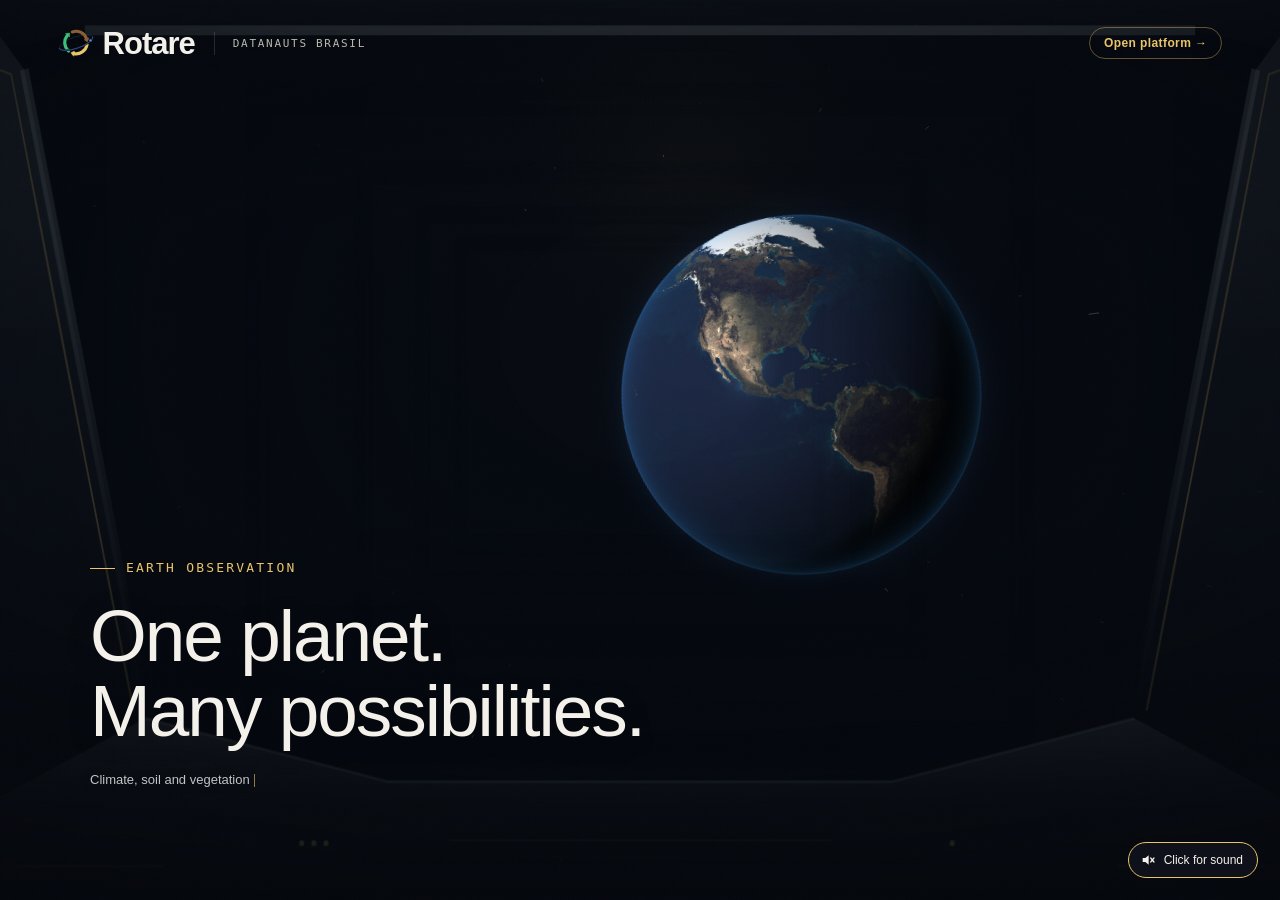
<file: app/index.html>
<!doctype html>
<html lang="en">
<head>
  <meta charset="utf-8">
  <meta name="viewport" content="width=device-width, initial-scale=1">
  <meta name="theme-color" content="#050910">
  <title>Rotare · Presentation</title>
  <link rel="icon" type="image/svg+xml" href="img/favicon.svg">
  <meta http-equiv="refresh" content="0;url=apresentacao.html">
  <style>html,body{margin:0;min-height:100%;background:#050910}</style>
  <script>
    // The folder entry opens the presentation on static hosts and Live Server.
    window.location.replace(new URL('apresentacao.html' + window.location.search + window.location.hash, window.location.href).href);
  </script>
</head>
<body><noscript><a href="apresentacao.html">Open the Rotare presentation</a></noscript></body>
</html>
</file>
